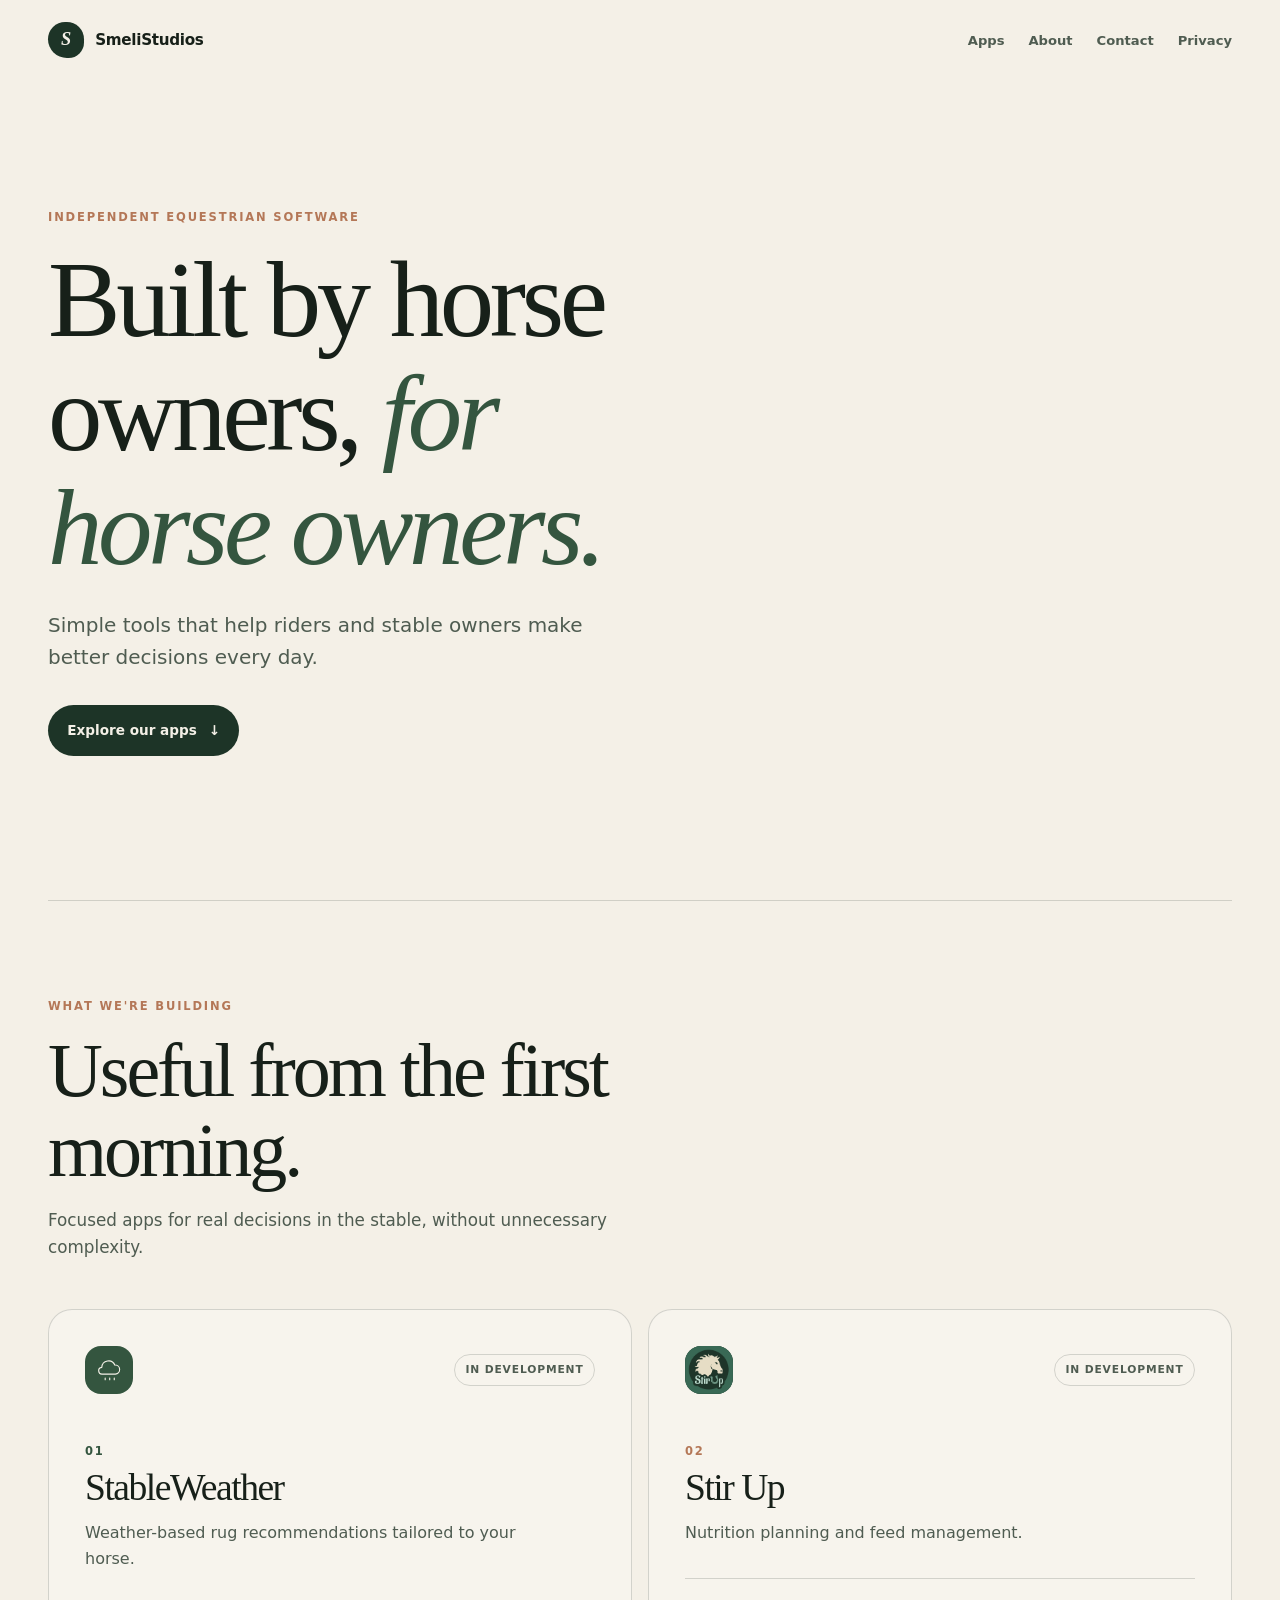
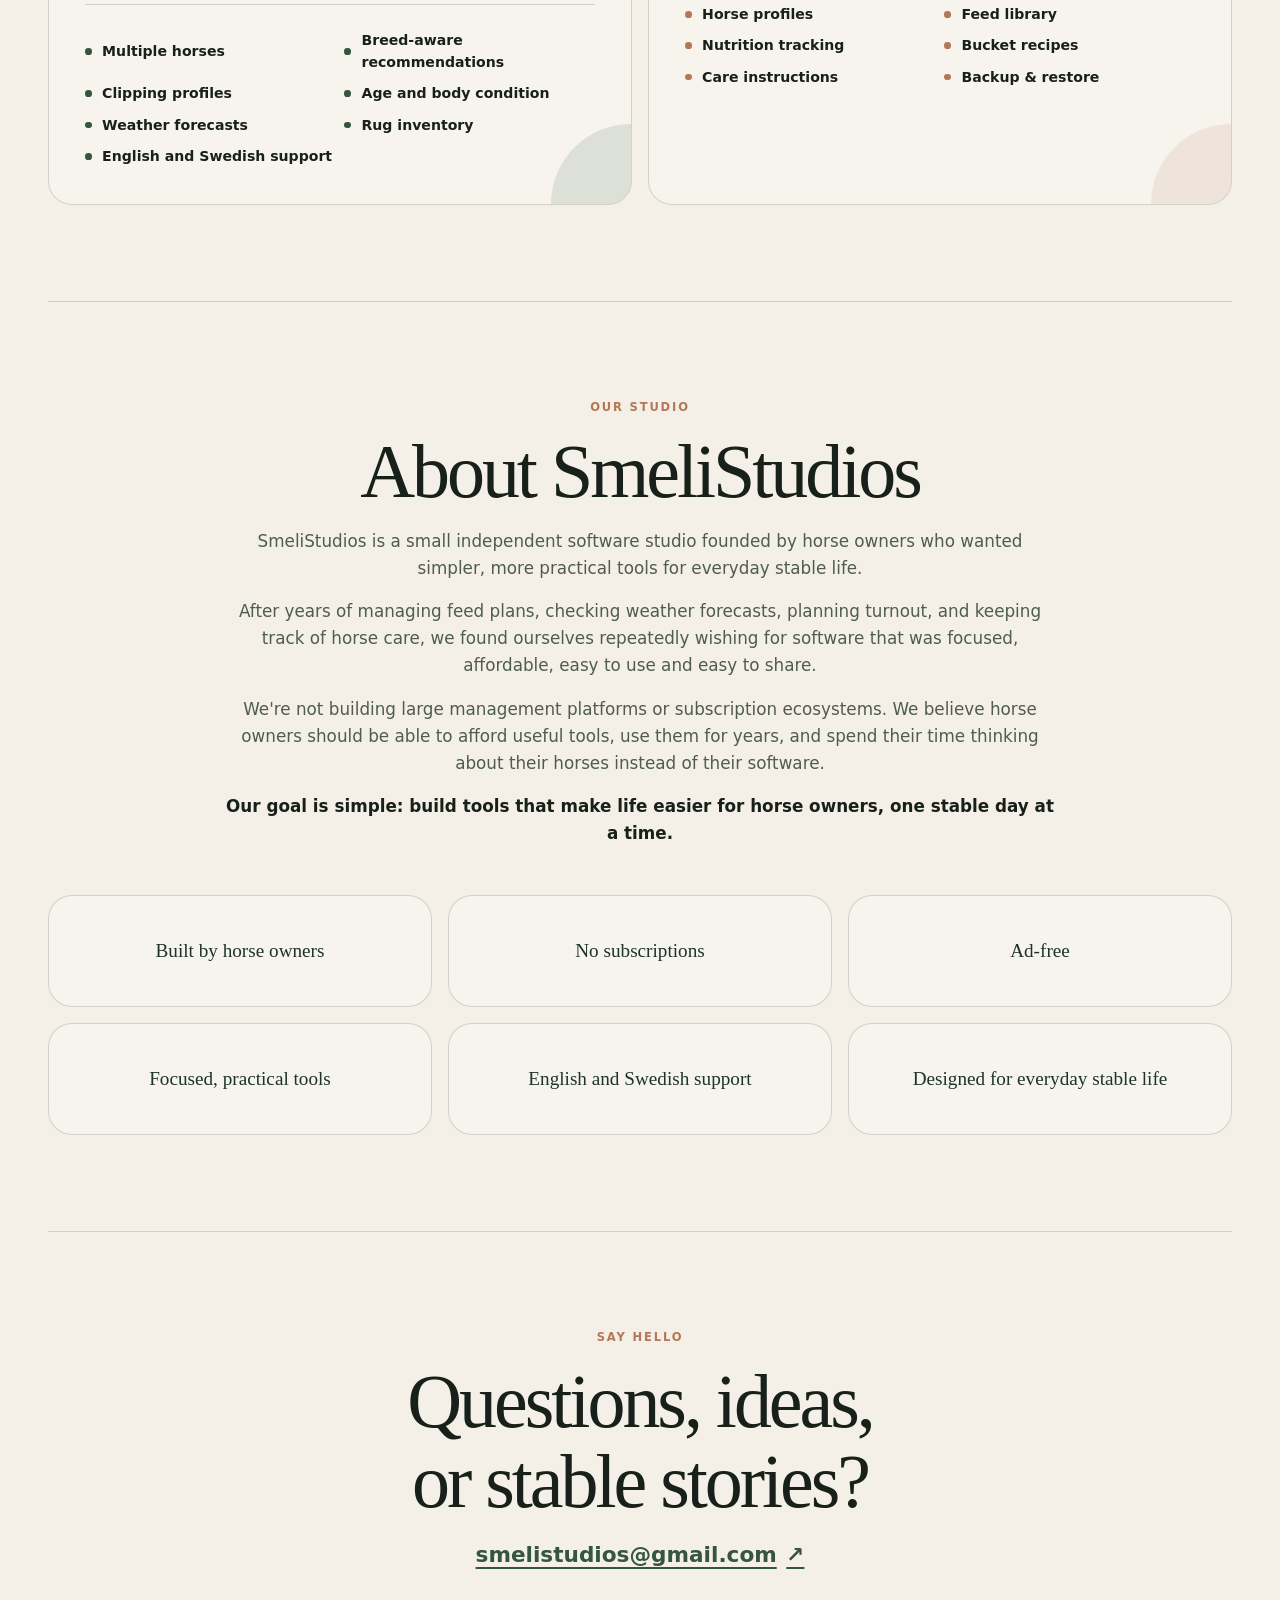
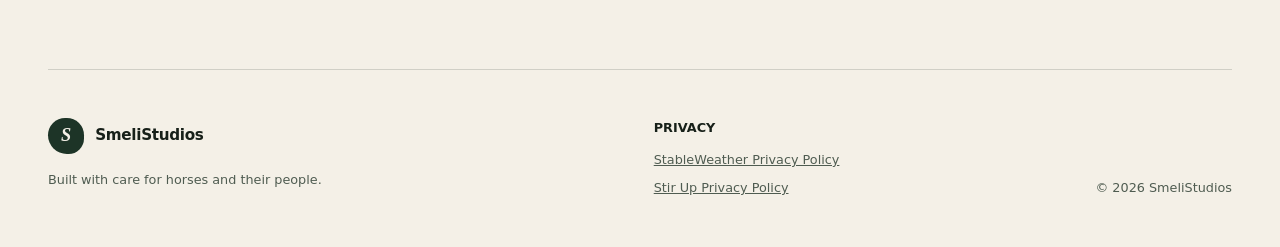
<file: index.html>
<!doctype html>
<html lang="en">
  <head>
    <meta charset="utf-8">
    <meta name="viewport" content="width=device-width, initial-scale=1">
    <meta
      name="description"
      content="SmeliStudios builds simple tools for horse owners, riders, and stable owners."
    >
    <title>SmeliStudios | Built for horse owners</title>
    <link rel="stylesheet" href="styles.css">
    <script
      data-goatcounter="https://smelistudios.goatcounter.com/count"
      async
      src="https://gc.zgo.at/count.js"
    ></script>
  </head>
  <body>
    <header class="site-header">
      <a class="brand" href="#top" aria-label="SmeliStudios home">
        <span class="brand-mark" aria-hidden="true">S</span>
        <span>SmeliStudios</span>
      </a>
      <nav aria-label="Primary navigation">
        <a href="#apps">Apps</a>
        <a href="#about">About</a>
        <a href="#contact">Contact</a>
        <a href="#privacy">Privacy</a>
      </nav>
    </header>

    <main id="top">
      <section class="hero" aria-labelledby="hero-title">
        <div class="hero-copy">
          <p class="eyebrow">Independent equestrian software</p>
          <h1 id="hero-title">Built by horse owners, <em>for horse owners.</em></h1>
          <p class="hero-intro">
            Simple tools that help riders and stable owners make better
            decisions every day.
          </p>
          <a class="primary-link" href="#apps">
            Explore our apps
            <span aria-hidden="true">&darr;</span>
          </a>
        </div>

      </section>

      <section id="apps" class="apps-section" aria-labelledby="apps-title">
        <div class="section-heading">
          <p class="eyebrow">What we're building</p>
          <h2 id="apps-title">Useful from the first morning.</h2>
          <p>
            Focused apps for real decisions in the stable, without unnecessary
            complexity.
          </p>
        </div>

        <div class="app-grid">
          <article class="app-card weather-card">
            <div class="app-card-top">
              <div class="app-icon" aria-hidden="true">
                <svg viewBox="0 0 48 48">
                  <path d="M13 32h23a8 8 0 0 0-1-16 12 12 0 0 0-23 4 6 6 0 0 0 1 12Z" />
                  <path d="M18 39v3m8-3v3m8-3v3" />
                </svg>
              </div>
              <span class="status">In development</span>
            </div>
            <p class="app-number">01</p>
            <h3>StableWeather</h3>
            <p class="app-summary">
              Weather-based rug recommendations tailored to your horse.
            </p>
            <ul class="feature-list">
              <li>Multiple horses</li>
              <li>Breed-aware recommendations</li>
              <li>Clipping profiles</li>
              <li>Age and body condition</li>
              <li>Weather forecasts</li>
              <li>Rug inventory</li>
              <li>English and Swedish support</li>
            </ul>
          </article>

          <article class="app-card stir-up-card">
            <div class="app-card-top">
              <div class="app-icon stir-up-icon" aria-hidden="true">
                <img src="assets/stir-up-app-icon.png" alt="" />
              </div>
              <span class="status">In development</span>
            </div>
            <p class="app-number">02</p>
            <h3>Stir Up</h3>
            <p class="app-summary">Nutrition planning and feed management.</p>
            <ul class="feature-list">
              <li>Horse profiles</li>
              <li>Feed library</li>
              <li>Nutrition tracking</li>
              <li>Bucket recipes</li>
              <li>Care instructions</li>
              <li>Backup &amp; restore</li>
            </ul>
          </article>
        </div>
      </section>

      <section id="about" class="about-section" aria-labelledby="about-title">
        <div class="about-copy">
          <p class="eyebrow">Our studio</p>
          <h2 id="about-title">About SmeliStudios</h2>
          <div class="about-text">
            <p>
              SmeliStudios is a small independent software studio founded by
              horse owners who wanted simpler, more practical tools for
              everyday stable life.
            </p>
            <p>
              After years of managing feed plans, checking weather forecasts,
              planning turnout, and keeping track of horse care, we found
              ourselves repeatedly wishing for software that was focused,
              affordable, easy to use and easy to share.
            </p>
            <p>
              We're not building large management platforms or subscription
              ecosystems. We believe horse owners should be able to afford useful
              tools, use them for years, and spend their time thinking about
              their horses instead of their software.
            </p>
            <p>
              Our goal is simple: build tools that make life easier for horse
              owners, one stable day at a time.
            </p>
          </div>
        </div>

        <div class="values-grid" role="list" aria-label="SmeliStudios values">
          <article class="value-card" role="listitem">Built by horse owners</article>
          <article class="value-card" role="listitem">No subscriptions</article>
          <article class="value-card" role="listitem">Ad-free</article>
          <article class="value-card" role="listitem">Focused, practical tools</article>
          <article class="value-card" role="listitem">
            English and Swedish support
          </article>
          <article class="value-card" role="listitem">
            Designed for everyday stable life
          </article>
        </div>
      </section>

      <section id="contact" class="contact-section" aria-labelledby="contact-title">
        <p class="eyebrow">Say hello</p>
        <h2 id="contact-title">Questions, ideas, or stable stories?</h2>
        <a class="email-link" href="mailto:smelistudios@gmail.com">
          smelistudios@gmail.com
          <span aria-hidden="true">&nearr;</span>
        </a>
      </section>
    </main>

    <footer id="privacy" class="site-footer">
      <div>
        <a class="brand footer-brand" href="#top">
          <span class="brand-mark" aria-hidden="true">S</span>
          <span>SmeliStudios</span>
        </a>
        <p>Built with care for horses and their people.</p>
      </div>
      <div class="footer-links">
        <p>Privacy</p>
        <a href="privacy/stableweather.html">StableWeather Privacy Policy</a>
        <a href="privacy/stablemate.html">Stir Up Privacy Policy</a>
      </div>
      <p class="copyright">&copy; 2026 SmeliStudios</p>
    </footer>
  </body>
</html>
</file>
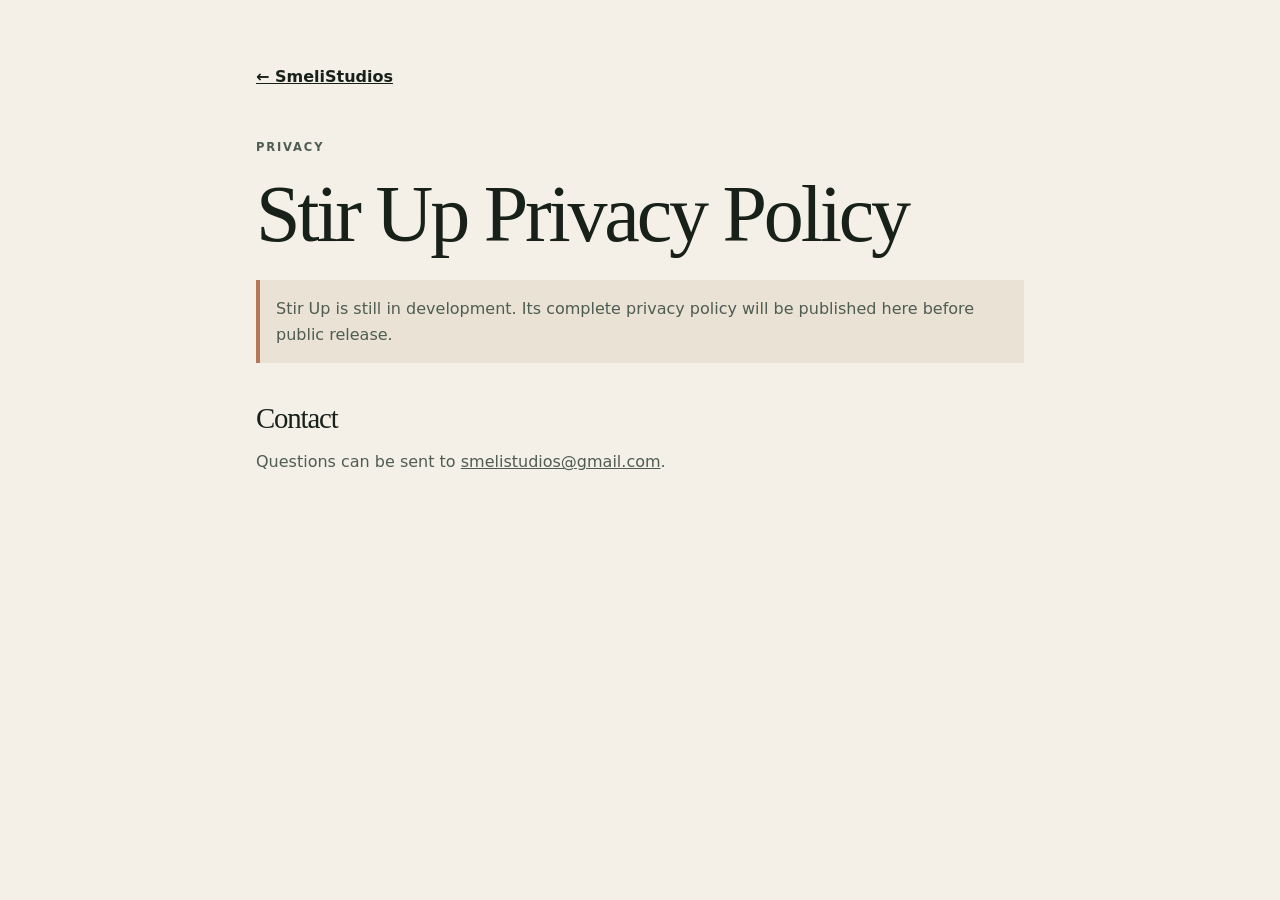
<file: privacy/stablemate.html>
<!doctype html>
<html lang="en">
  <head>
    <meta charset="utf-8">
    <meta name="viewport" content="width=device-width, initial-scale=1">
    <meta name="robots" content="noindex">
    <title>Stir Up Privacy Policy | SmeliStudios</title>
    <link rel="stylesheet" href="../styles.css">
    <script
      data-goatcounter="https://smelistudios.goatcounter.com/count"
      async
      src="https://gc.zgo.at/count.js"
    ></script>
    <style>
      .policy { width: min(calc(100% - 2rem), 48rem); margin: 0 auto; padding: 4rem 0 6rem; }
      .policy h1 { max-width: none; font-size: clamp(2.8rem, 10vw, 5rem); }
      .policy h2 { margin-top: 2.5rem; font-size: 1.8rem; }
      .policy p { color: var(--ink-soft); }
      .policy-back { display: inline-block; margin-bottom: 3rem; font-weight: 800; }
      .draft { padding: 1rem; border-left: 4px solid var(--clay); background: var(--paper-deep); }
    </style>
  </head>
  <body>
    <main class="policy">
      <a class="policy-back" href="../index.html">&larr; SmeliStudios</a>
      <p class="eyebrow">Privacy</p>
      <h1>Stir Up Privacy Policy</h1>
      <p class="draft">
        Stir Up is still in development. Its complete privacy policy will be
        published here before public release.
      </p>
      <h2>Contact</h2>
      <p>
        Questions can be sent to
        <a href="mailto:smelistudios@gmail.com">smelistudios@gmail.com</a>.
      </p>
    </main>
  </body>
</html>
</file>
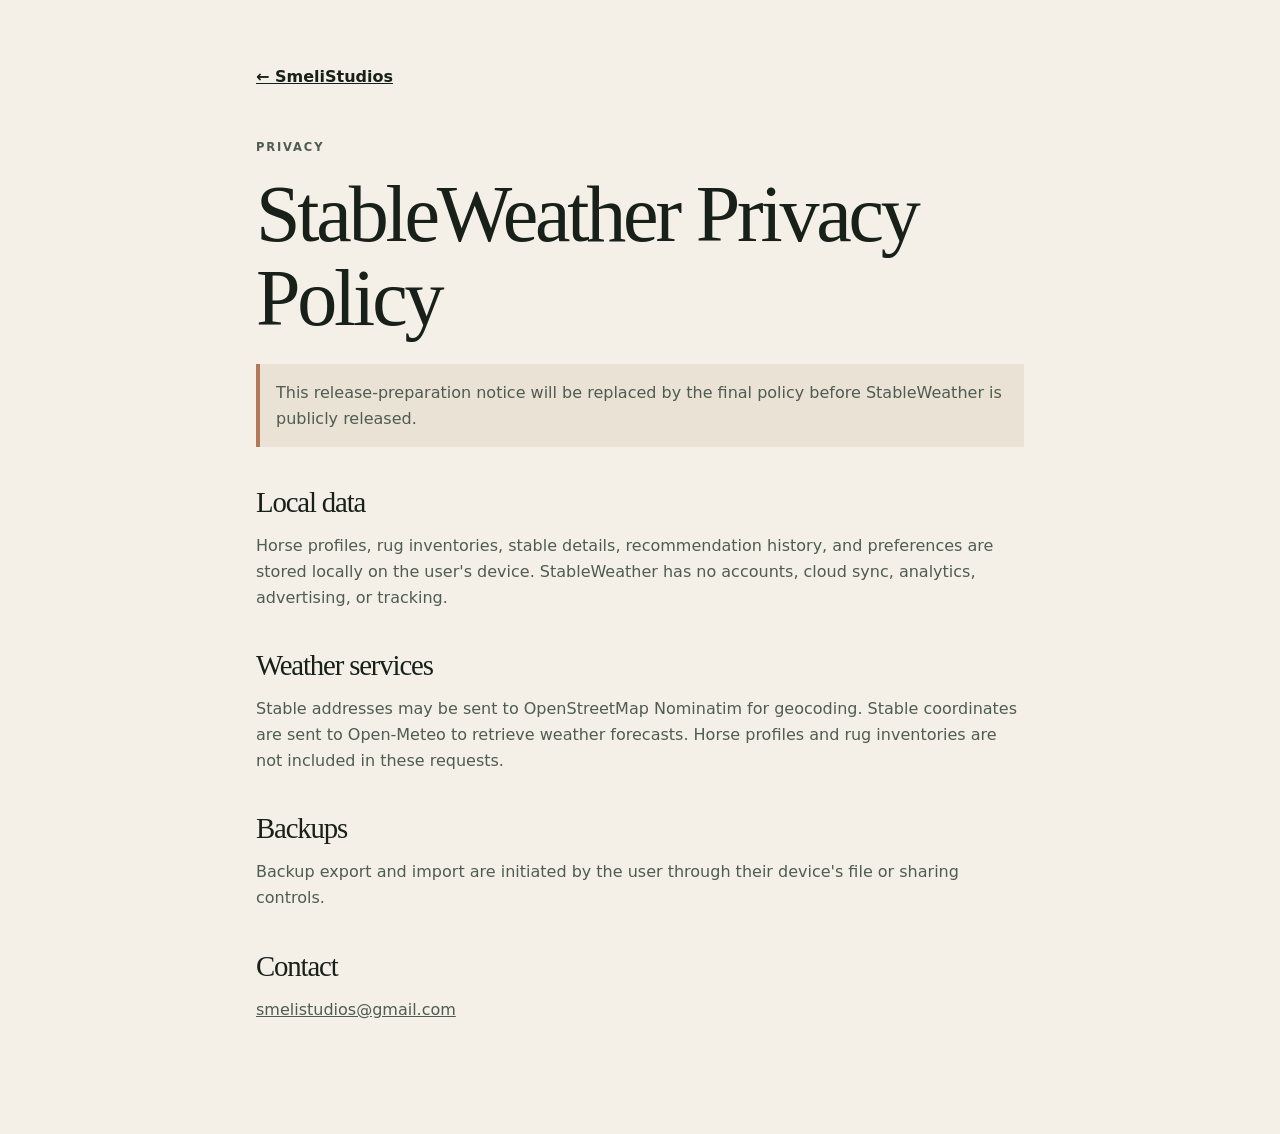
<file: privacy/stableweather.html>
<!doctype html>
<html lang="en">
  <head>
    <meta charset="utf-8">
    <meta name="viewport" content="width=device-width, initial-scale=1">
    <meta name="robots" content="noindex">
    <title>StableWeather Privacy Policy | SmeliStudios</title>
    <link rel="stylesheet" href="../styles.css">
    <script
      data-goatcounter="https://smelistudios.goatcounter.com/count"
      async
      src="https://gc.zgo.at/count.js"
    ></script>
    <style>
      .policy { width: min(calc(100% - 2rem), 48rem); margin: 0 auto; padding: 4rem 0 6rem; }
      .policy h1 { max-width: none; font-size: clamp(2.8rem, 10vw, 5rem); }
      .policy h2 { margin-top: 2.5rem; font-size: 1.8rem; }
      .policy p, .policy li { color: var(--ink-soft); }
      .policy-back { display: inline-block; margin-bottom: 3rem; font-weight: 800; }
      .draft { padding: 1rem; border-left: 4px solid var(--clay); background: var(--paper-deep); }
    </style>
  </head>
  <body>
    <main class="policy">
      <a class="policy-back" href="../index.html">&larr; SmeliStudios</a>
      <p class="eyebrow">Privacy</p>
      <h1>StableWeather Privacy Policy</h1>
      <p class="draft">
        This release-preparation notice will be replaced by the final policy
        before StableWeather is publicly released.
      </p>
      <h2>Local data</h2>
      <p>
        Horse profiles, rug inventories, stable details, recommendation history,
        and preferences are stored locally on the user's device. StableWeather
        has no accounts, cloud sync, analytics, advertising, or tracking.
      </p>
      <h2>Weather services</h2>
      <p>
        Stable addresses may be sent to OpenStreetMap Nominatim for geocoding.
        Stable coordinates are sent to Open-Meteo to retrieve weather forecasts.
        Horse profiles and rug inventories are not included in these requests.
      </p>
      <h2>Backups</h2>
      <p>
        Backup export and import are initiated by the user through their
        device's file or sharing controls.
      </p>
      <h2>Contact</h2>
      <p><a href="mailto:smelistudios@gmail.com">smelistudios@gmail.com</a></p>
    </main>
  </body>
</html>
</file>
<file: styles.css>
:root {
  /*
   * SMELISTUDIOS THEME
   * ------------------
   * Change the palette here. Every colour used across the landing page,
   * and privacy pages references one of these variables.
   *
   * Core surfaces and text
   */
  --ink: #172019;
  --ink-soft: #4f5c51;
  --paper: #f4f0e7;
  --paper-deep: #e9e2d5;

  /* Brand and accent colours */
  --forest: #1d3427;
  --forest-light: #34553f;
  --clay: #b47757;
  --sun: #d7aa58;

  /* Borders and overlays */
  --line: rgba(23, 32, 25, 0.16);
  --card-wash: rgba(255, 255, 255, 0.28);

  /* Layout controls */
  --radius: 1.5rem;
  --max-width: 74rem;
}

* {
  box-sizing: border-box;
}

html {
  scroll-behavior: smooth;
}

body {
  margin: 0;
  background: var(--paper);
  color: var(--ink);
  font-family: Inter, ui-sans-serif, system-ui, -apple-system, BlinkMacSystemFont,
    "Segoe UI", sans-serif;
  line-height: 1.6;
}

a {
  color: inherit;
}

.site-header,
.hero,
.apps-section,
.about-section,
.contact-section,
.site-footer {
  width: min(calc(100% - 2rem), var(--max-width));
  margin-inline: auto;
}

.site-header {
  min-height: 5rem;
  display: flex;
  align-items: center;
  justify-content: space-between;
  gap: 1rem;
}

.brand {
  display: inline-flex;
  align-items: center;
  gap: 0.7rem;
  color: var(--ink);
  font-size: 0.95rem;
  font-weight: 800;
  letter-spacing: -0.02em;
  text-decoration: none;
}

.brand-mark {
  width: 2.25rem;
  height: 2.25rem;
  display: grid;
  place-items: center;
  border-radius: 50% 50% 45% 55%;
  background: var(--forest);
  color: var(--paper);
  font-family: Georgia, "Times New Roman", serif;
  font-size: 1.15rem;
  font-style: italic;
}

nav {
  display: none;
  align-items: center;
  gap: 1.5rem;
}

nav a {
  color: var(--ink-soft);
  font-size: 0.82rem;
  font-weight: 700;
  text-decoration: none;
}

nav a:hover,
nav a:focus-visible {
  color: var(--clay);
}

.hero {
  min-height: calc(100vh - 5rem);
  display: flex;
  align-items: center;
  padding-block: 4rem 5rem;
}

.hero-copy {
  width: 100%;
  max-width: 58rem;
}

.eyebrow {
  margin: 0 0 1rem;
  color: var(--clay);
  font-size: 0.72rem;
  font-weight: 800;
  letter-spacing: 0.16em;
  text-transform: uppercase;
}

h1,
h2,
h3,
p {
  margin-top: 0;
}

h1,
h2,
h3 {
  font-family: Georgia, "Times New Roman", serif;
  font-weight: 500;
  letter-spacing: -0.04em;
  line-height: 1.05;
}

h1 {
  max-width: 12ch;
  margin-bottom: 1.5rem;
  font-size: clamp(3.25rem, 14vw, 6.8rem);
}

h1 em {
  color: var(--forest-light);
  font-weight: inherit;
}

.hero-intro {
  max-width: 34rem;
  margin-bottom: 2rem;
  color: var(--ink-soft);
  font-size: clamp(1.05rem, 2vw, 1.25rem);
}

.primary-link {
  display: inline-flex;
  align-items: center;
  gap: 0.75rem;
  padding: 0.9rem 1.2rem;
  border-radius: 999px;
  background: var(--forest);
  color: var(--paper);
  font-size: 0.85rem;
  font-weight: 800;
  text-decoration: none;
}

.primary-link:hover,
.primary-link:focus-visible {
  background: var(--forest-light);
}

.apps-section {
  padding-block: 6rem;
  border-top: 1px solid var(--line);
}

.section-heading {
  max-width: 40rem;
  margin-bottom: 3rem;
}

h2 {
  margin-bottom: 1rem;
  font-size: clamp(2.5rem, 9vw, 4.75rem);
}

.section-heading > p:last-child {
  color: var(--ink-soft);
  font-size: 1.05rem;
}

.app-grid {
  display: grid;
  gap: 1rem;
}

.app-card {
  position: relative;
  overflow: hidden;
  padding: 1.5rem;
  border: 1px solid var(--line);
  border-radius: var(--radius);
  background: var(--card-wash);
}

.app-card::after {
  content: "";
  width: 10rem;
  height: 10rem;
  position: absolute;
  right: -5rem;
  bottom: -5rem;
  border-radius: 50%;
  background: var(--card-accent);
  opacity: 0.13;
}

.weather-card {
  --card-accent: var(--forest-light);
}

.stir-up-card {
  --card-accent: var(--clay);
}

.app-card-top {
  display: flex;
  align-items: center;
  justify-content: space-between;
  gap: 1rem;
}

.app-icon {
  width: 3rem;
  height: 3rem;
  display: grid;
  place-items: center;
  border-radius: 1rem;
  background: var(--card-accent);
  color: var(--paper);
}

.app-icon svg {
  width: 1.7rem;
  fill: none;
  stroke: currentColor;
  stroke-linecap: round;
  stroke-linejoin: round;
  stroke-width: 2;
}

.stir-up-icon {
  overflow: hidden;
  background: var(--forest);
}

.stir-up-icon img {
  width: 100%;
  height: 100%;
  display: block;
  object-fit: cover;
}

.status {
  padding: 0.4rem 0.65rem;
  border: 1px solid var(--line);
  border-radius: 999px;
  color: var(--ink-soft);
  font-size: 0.67rem;
  font-weight: 800;
  letter-spacing: 0.08em;
  text-transform: uppercase;
}

.app-number {
  margin: 3rem 0 0.5rem;
  color: var(--card-accent);
  font-size: 0.72rem;
  font-weight: 900;
  letter-spacing: 0.14em;
}

.app-card h3 {
  margin-bottom: 0.8rem;
  font-size: 2.35rem;
}

.app-summary {
  max-width: 30rem;
  color: var(--ink-soft);
}

.feature-list {
  display: grid;
  gap: 0.55rem;
  margin: 2rem 0 0;
  padding: 1.5rem 0 0;
  border-top: 1px solid var(--line);
  list-style: none;
}

.feature-list li {
  display: flex;
  align-items: center;
  gap: 0.65rem;
  font-size: 0.88rem;
  font-weight: 650;
}

.feature-list li::before {
  content: "";
  width: 0.42rem;
  height: 0.42rem;
  flex: 0 0 auto;
  border-radius: 50%;
  background: var(--card-accent);
}

.about-section {
  padding-block: 6rem;
  border-top: 1px solid var(--line);
  text-align: center;
}

.about-copy {
  max-width: 52rem;
  margin-inline: auto;
}

.about-text {
  color: var(--ink-soft);
  font-size: 1.05rem;
}

.about-text p:last-child {
  margin-bottom: 0;
  color: var(--ink);
  font-weight: 700;
}

.values-grid {
  display: grid;
  gap: 1rem;
  margin-top: 3rem;
}

.value-card {
  min-height: 7rem;
  display: grid;
  place-items: center;
  align-items: center;
  padding: 1.5rem;
  border: 1px solid var(--line);
  border-radius: var(--radius);
  background: var(--card-wash);
  color: var(--forest);
  font-family: Georgia, "Times New Roman", serif;
  font-size: 1.2rem;
  font-weight: 500;
  line-height: 1.25;
}

.contact-section {
  padding-block: 6rem;
  border-top: 1px solid var(--line);
  text-align: center;
}

.contact-section h2 {
  max-width: 14ch;
  margin-inline: auto;
}

.email-link {
  display: inline-flex;
  align-items: center;
  gap: 0.6rem;
  color: var(--forest-light);
  font-size: clamp(1rem, 4vw, 1.35rem);
  font-weight: 800;
  text-underline-offset: 0.3rem;
}

.site-footer {
  display: grid;
  gap: 2rem;
  padding-block: 3rem;
  border-top: 1px solid var(--line);
}

.footer-brand {
  margin-bottom: 1rem;
}

.site-footer p {
  margin-bottom: 0;
  color: var(--ink-soft);
  font-size: 0.8rem;
}

.footer-links {
  display: grid;
  gap: 0.5rem;
}

.footer-links p {
  margin-bottom: 0.25rem;
  color: var(--ink);
  font-weight: 800;
  text-transform: uppercase;
}

.footer-links a {
  width: fit-content;
  color: var(--ink-soft);
  font-size: 0.8rem;
}

.copyright {
  align-self: end;
}

:focus-visible {
  outline: 3px solid var(--sun);
  outline-offset: 4px;
}

@media (min-width: 40rem) {
  nav {
    display: flex;
  }

  .site-header,
  .hero,
  .apps-section,
  .about-section,
  .contact-section,
  .site-footer {
    width: min(calc(100% - 4rem), var(--max-width));
  }

  .app-card {
    padding: 2.25rem;
  }

  .feature-list {
    grid-template-columns: repeat(2, minmax(0, 1fr));
  }

  .values-grid {
    grid-template-columns: repeat(2, minmax(0, 1fr));
  }

  .site-footer {
    grid-template-columns: 1.4fr 1fr auto;
  }
}

@media (min-width: 56rem) {
  .app-grid {
    grid-template-columns: repeat(2, minmax(0, 1fr));
  }

  .values-grid {
    grid-template-columns: repeat(3, minmax(0, 1fr));
  }
}

@media (prefers-reduced-motion: reduce) {
  html {
    scroll-behavior: auto;
  }
}
</file>
